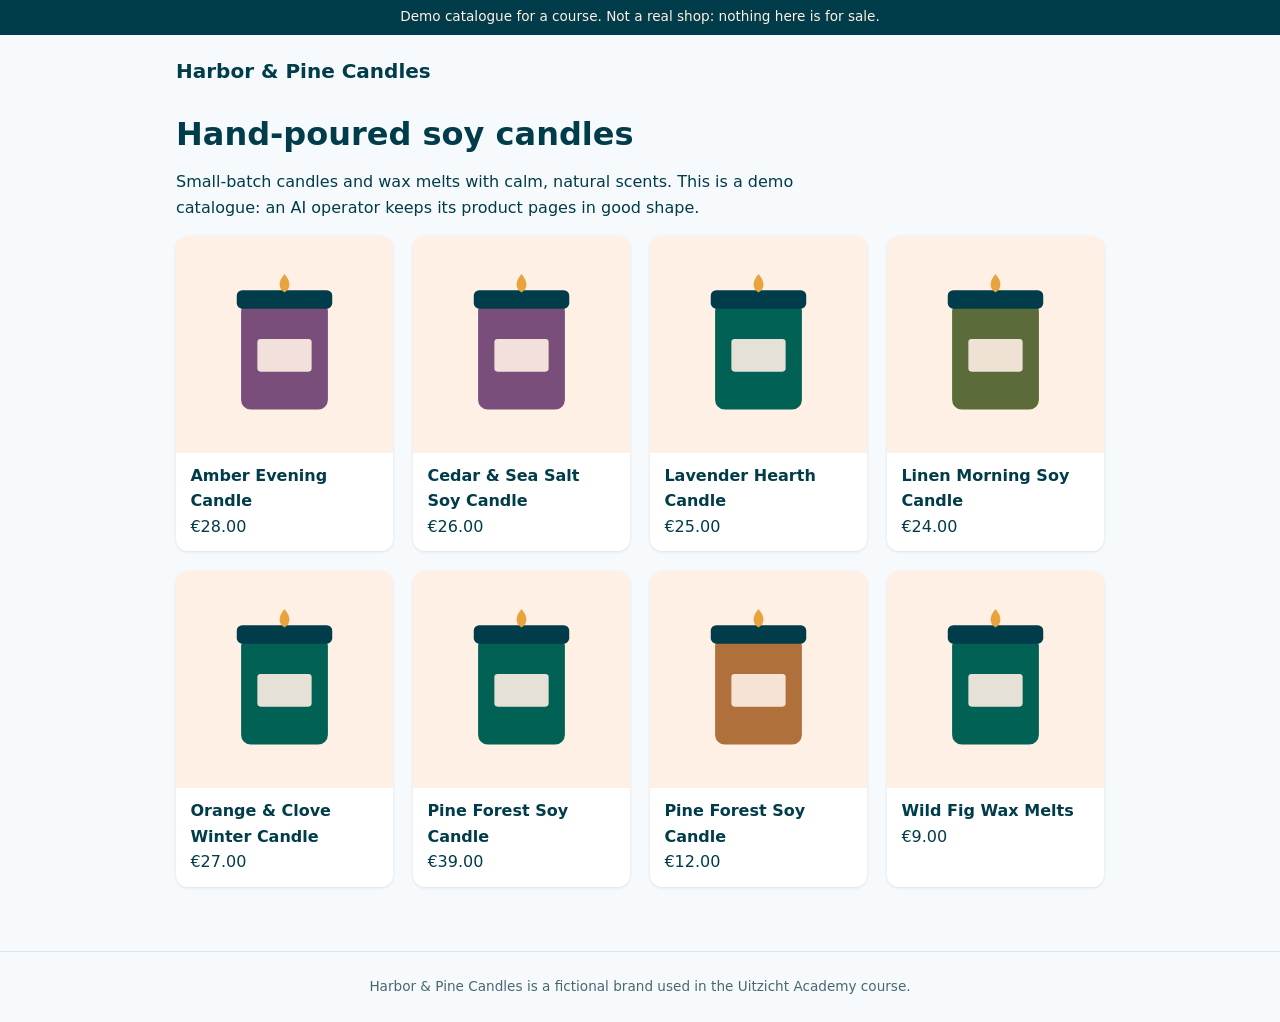
<file: docs/index.html>
<!doctype html>
<html lang="en">
<head>
  <meta charset="utf-8">
  <meta name="viewport" content="width=device-width, initial-scale=1">
  <title>Harbor &amp; Pine Candles — Hand-poured soy candles</title>
  <meta name="description" content="Hand-poured soy candles and wax melts with calm, natural scents. A fictional demo catalogue used to teach AI operators.">
  <link rel="canonical" href="https://uitzichtmedia.github.io/atlas-harbor-pine/">
  <meta property="og:site_name" content="Harbor &amp; Pine Candles">
  <meta property="og:title" content="Harbor &amp; Pine Candles — Hand-poured soy candles">
  <meta property="og:description" content="Hand-poured soy candles and wax melts with calm, natural scents. A fictional demo catalogue used to teach AI operators.">
  <meta property="og:type" content="website">
  <meta property="og:url" content="https://uitzichtmedia.github.io/atlas-harbor-pine/">
  <link rel="stylesheet" href="style.css">
</head>
<body>
  <div class="demo">Demo catalogue for a course. Not a real shop: nothing here is for sale.</div>
  <header class="top"><a class="brand" href="./">Harbor &amp; Pine Candles</a></header>
  <main>
    <h1>Hand-poured soy candles</h1>
    <p class="lead">Small-batch candles and wax melts with calm, natural scents. This is a demo catalogue: an AI operator keeps its product pages in good shape.</p>
    <ul class="grid">
      <li class="card"><a href="products/amber-evening/">
        <img src="images/amber-evening.svg" width="400" height="400" alt="Lit candle in a smoky glass jar next to a stack of books">
        <span class="name">Amber Evening Candle</span><span>€28.00</span></a></li>
      <li class="card"><a href="products/cedar-and-sea-salt/">
        <img src="images/cedar-and-sea-salt.svg" width="400" height="400" alt="Amber glass jar candle labelled Cedar &amp; Sea Salt on a wooden shelf">
        <span class="name">Cedar &amp; Sea Salt Soy Candle</span><span>€26.00</span></a></li>
      <li class="card"><a href="products/lavender-hearth/">
        <img src="images/lavender-hearth.svg" width="400" height="400" alt="Lilac-coloured candle on a bedside table beside a sprig of lavender">
        <span class="name">Lavender Hearth Candle</span><span>€25.00</span></a></li>
      <li class="card"><a href="products/linen-morning/">
        <img src="images/linen-morning.svg" width="400" height="400">
        <span class="name">Linen Morning Soy Candle</span><span>€24.00</span></a></li>
      <li class="card"><a href="products/orange-and-clove/">
        <img src="images/orange-and-clove.svg" width="400" height="400" alt="Candle in a frosted jar next to dried orange slices and cloves">
        <span class="name">Orange &amp; Clove Winter Candle</span><span>€27.00</span></a></li>
      <li class="card"><a href="products/pine-forest-large/">
        <img src="images/pine-forest-large.svg" width="400" height="400" alt="Large three-wick candle in a green glass bowl surrounded by pine cones">
        <span class="name">Pine Forest Soy Candle</span><span>€39.00</span></a></li>
      <li class="card"><a href="products/pine-forest-travel-tin/">
        <img src="images/pine-forest-travel-tin.svg" width="400" height="400" alt="Small silver travel tin candle with a pine sprig on the lid">
        <span class="name">Pine Forest Soy Candle</span><span>€12.00</span></a></li>
      <li class="card"><a href="products/wild-fig-wax-melts/">
        <img src="images/wild-fig-wax-melts.svg" width="400" height="400" alt="Six heart-shaped wax melts in a kraft paper box">
        <span class="name">Wild Fig Wax Melts</span><span>€9.00</span></a></li>
    </ul>
  </main>
  <footer>Harbor &amp; Pine Candles is a fictional brand used in the Uitzicht Academy course.</footer>
</body>
</html>
</file>
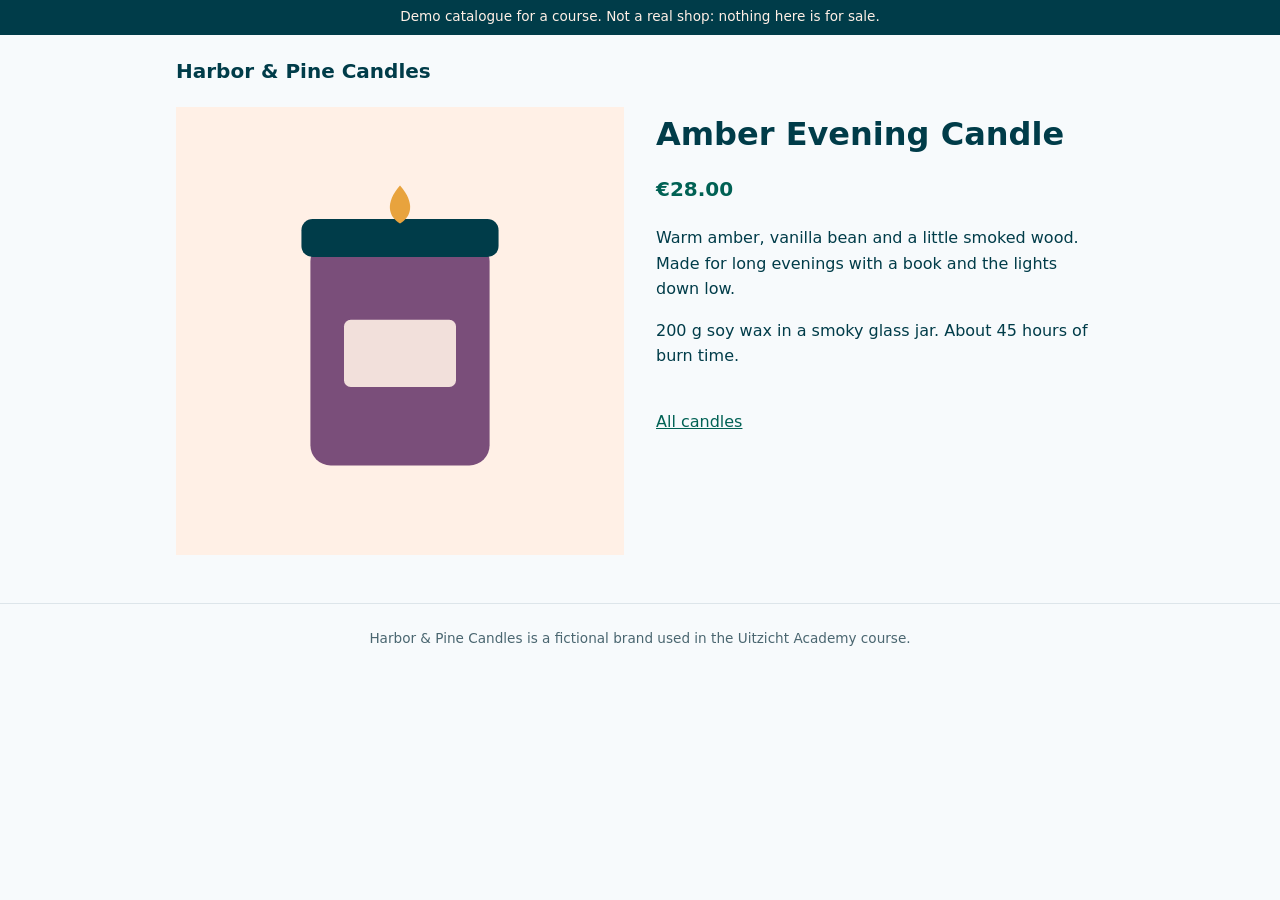
<file: docs/products/amber-evening/index.html>
<!doctype html>
<html lang="en">
<head>
  <meta charset="utf-8">
  <meta name="viewport" content="width=device-width, initial-scale=1">
  <title>Amber Evening Candle</title>
  <meta name="description" content="Amber Evening: warm amber, vanilla bean and smoked wood in a 200 g soy wax candle, about 45 hours of burn time. A cosy gift for long evenings.">
  <link rel="canonical" href="https://uitzichtmedia.github.io/atlas-harbor-pine/products/amber-evening/">
  <meta property="og:site_name" content="Harbor &amp; Pine Candles">
  <meta property="og:title" content="Amber Evening Candle">
  <meta property="og:description" content="Amber Evening: warm amber, vanilla bean and smoked wood in a 200 g soy wax candle, about 45 hours of burn time. A cosy gift for long evenings.">
  <meta property="og:type" content="product">
  <meta property="og:url" content="https://uitzichtmedia.github.io/atlas-harbor-pine/products/amber-evening/">
  <meta property="og:image" content="https://uitzichtmedia.github.io/atlas-harbor-pine/images/amber-evening.svg">
  <meta name="atlas-source" content="site/content/products/amber-evening.md">
  <link rel="stylesheet" href="../../style.css">
</head>
<body>
  <div class="demo">Demo catalogue for a course. Not a real shop: nothing here is for sale.</div>
  <header class="top"><a class="brand" href="../../">Harbor &amp; Pine Candles</a></header>
  <main>
    <article class="product">
      <img src="../../images/amber-evening.svg" width="400" height="400" alt="Lit candle in a smoky glass jar next to a stack of books">
      <div>
        <h1>Amber Evening Candle</h1>
        <p class="price">€28.00</p>
      <p>Warm amber, vanilla bean and a little smoked wood. Made for long evenings with a book and the lights down low.</p>
      <p>200 g soy wax in a smoky glass jar. About 45 hours of burn time.</p>
        <a class="back" href="../../">All candles</a>
      </div>
    </article>
  </main>
  <footer>Harbor &amp; Pine Candles is a fictional brand used in the Uitzicht Academy course.</footer>
</body>
</html>
</file>
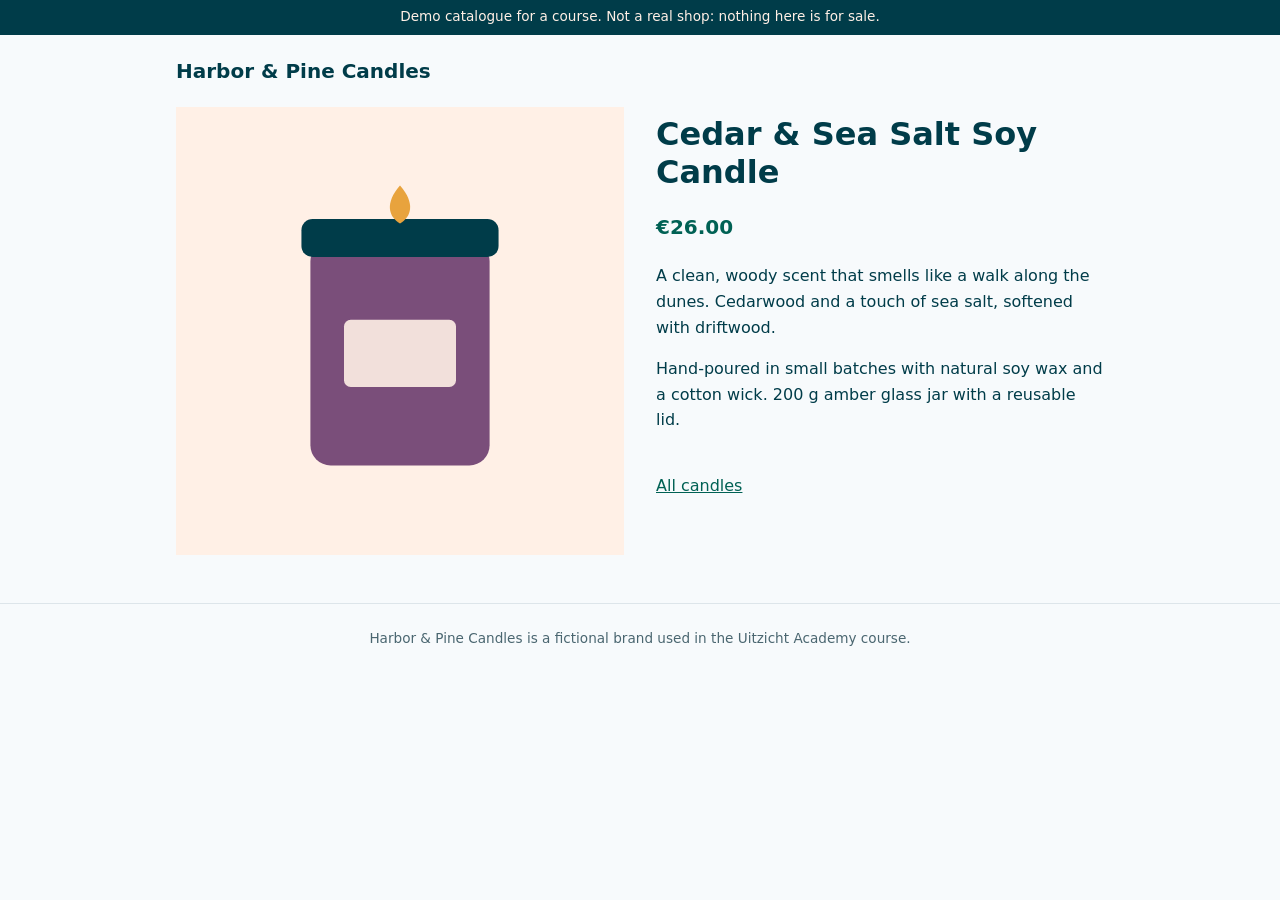
<file: docs/products/cedar-and-sea-salt/index.html>
<!doctype html>
<html lang="en">
<head>
  <meta charset="utf-8">
  <meta name="viewport" content="width=device-width, initial-scale=1">
  <title>Cedar &amp; Sea Salt Soy Candle</title>
  <meta name="description" content="Cedar &amp; Sea Salt: cedarwood, sea salt and driftwood in a hand-poured soy wax candle, 200 g amber glass jar with a reusable lid. A walk along the dunes.">
  <link rel="canonical" href="https://uitzichtmedia.github.io/atlas-harbor-pine/products/cedar-and-sea-salt/">
  <meta property="og:site_name" content="Harbor &amp; Pine Candles">
  <meta property="og:title" content="Cedar &amp; Sea Salt Soy Candle">
  <meta property="og:description" content="Cedar &amp; Sea Salt: cedarwood, sea salt and driftwood in a hand-poured soy wax candle, 200 g amber glass jar with a reusable lid. A walk along the dunes.">
  <meta property="og:type" content="product">
  <meta property="og:url" content="https://uitzichtmedia.github.io/atlas-harbor-pine/products/cedar-and-sea-salt/">
  <meta property="og:image" content="https://uitzichtmedia.github.io/atlas-harbor-pine/images/cedar-and-sea-salt.svg">
  <meta name="atlas-source" content="site/content/products/cedar-and-sea-salt.md">
  <link rel="stylesheet" href="../../style.css">
</head>
<body>
  <div class="demo">Demo catalogue for a course. Not a real shop: nothing here is for sale.</div>
  <header class="top"><a class="brand" href="../../">Harbor &amp; Pine Candles</a></header>
  <main>
    <article class="product">
      <img src="../../images/cedar-and-sea-salt.svg" width="400" height="400" alt="Amber glass jar candle labelled Cedar &amp; Sea Salt on a wooden shelf">
      <div>
        <h1>Cedar &amp; Sea Salt Soy Candle</h1>
        <p class="price">€26.00</p>
      <p>A clean, woody scent that smells like a walk along the dunes. Cedarwood and a touch of sea salt, softened with driftwood.</p>
      <p>Hand-poured in small batches with natural soy wax and a cotton wick. 200 g amber glass jar with a reusable lid.</p>
        <a class="back" href="../../">All candles</a>
      </div>
    </article>
  </main>
  <footer>Harbor &amp; Pine Candles is a fictional brand used in the Uitzicht Academy course.</footer>
</body>
</html>
</file>
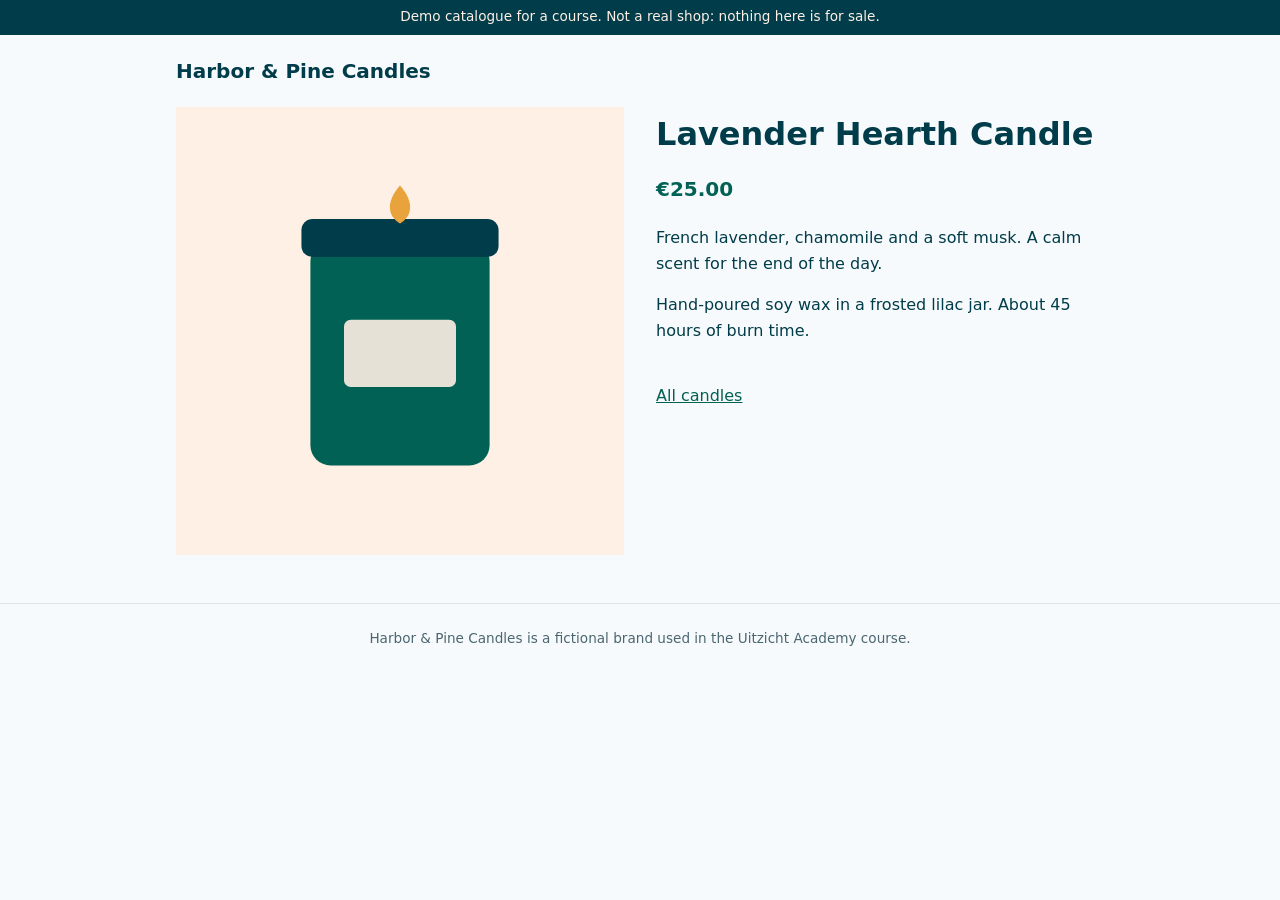
<file: docs/products/lavender-hearth/index.html>
<!doctype html>
<html lang="en">
<head>
  <meta charset="utf-8">
  <meta name="viewport" content="width=device-width, initial-scale=1">
  <title>Lavender Hearth Candle</title>
  <meta name="description" content="Lavender Hearth: French lavender, chamomile and a soft musk in hand-poured soy wax, in a frosted lilac jar. About 45 hours of burn time.">
  <link rel="canonical" href="https://uitzichtmedia.github.io/atlas-harbor-pine/products/lavender-hearth/">
  <meta property="og:site_name" content="Harbor &amp; Pine Candles">
  <meta property="og:title" content="Lavender Hearth Candle">
  <meta property="og:description" content="Lavender Hearth: French lavender, chamomile and a soft musk in hand-poured soy wax, in a frosted lilac jar. About 45 hours of burn time.">
  <meta property="og:type" content="product">
  <meta property="og:url" content="https://uitzichtmedia.github.io/atlas-harbor-pine/products/lavender-hearth/">
  <meta property="og:image" content="https://uitzichtmedia.github.io/atlas-harbor-pine/images/lavender-hearth.svg">
  <meta name="atlas-source" content="site/content/products/lavender-hearth.md">
  <link rel="stylesheet" href="../../style.css">
</head>
<body>
  <div class="demo">Demo catalogue for a course. Not a real shop: nothing here is for sale.</div>
  <header class="top"><a class="brand" href="../../">Harbor &amp; Pine Candles</a></header>
  <main>
    <article class="product">
      <img src="../../images/lavender-hearth.svg" width="400" height="400" alt="Lilac-coloured candle on a bedside table beside a sprig of lavender">
      <div>
        <h1>Lavender Hearth Candle</h1>
        <p class="price">€25.00</p>
      <p>French lavender, chamomile and a soft musk. A calm scent for the end of the day.</p>
      <p>Hand-poured soy wax in a frosted lilac jar. About 45 hours of burn time.</p>
        <a class="back" href="../../">All candles</a>
      </div>
    </article>
  </main>
  <footer>Harbor &amp; Pine Candles is a fictional brand used in the Uitzicht Academy course.</footer>
</body>
</html>
</file>
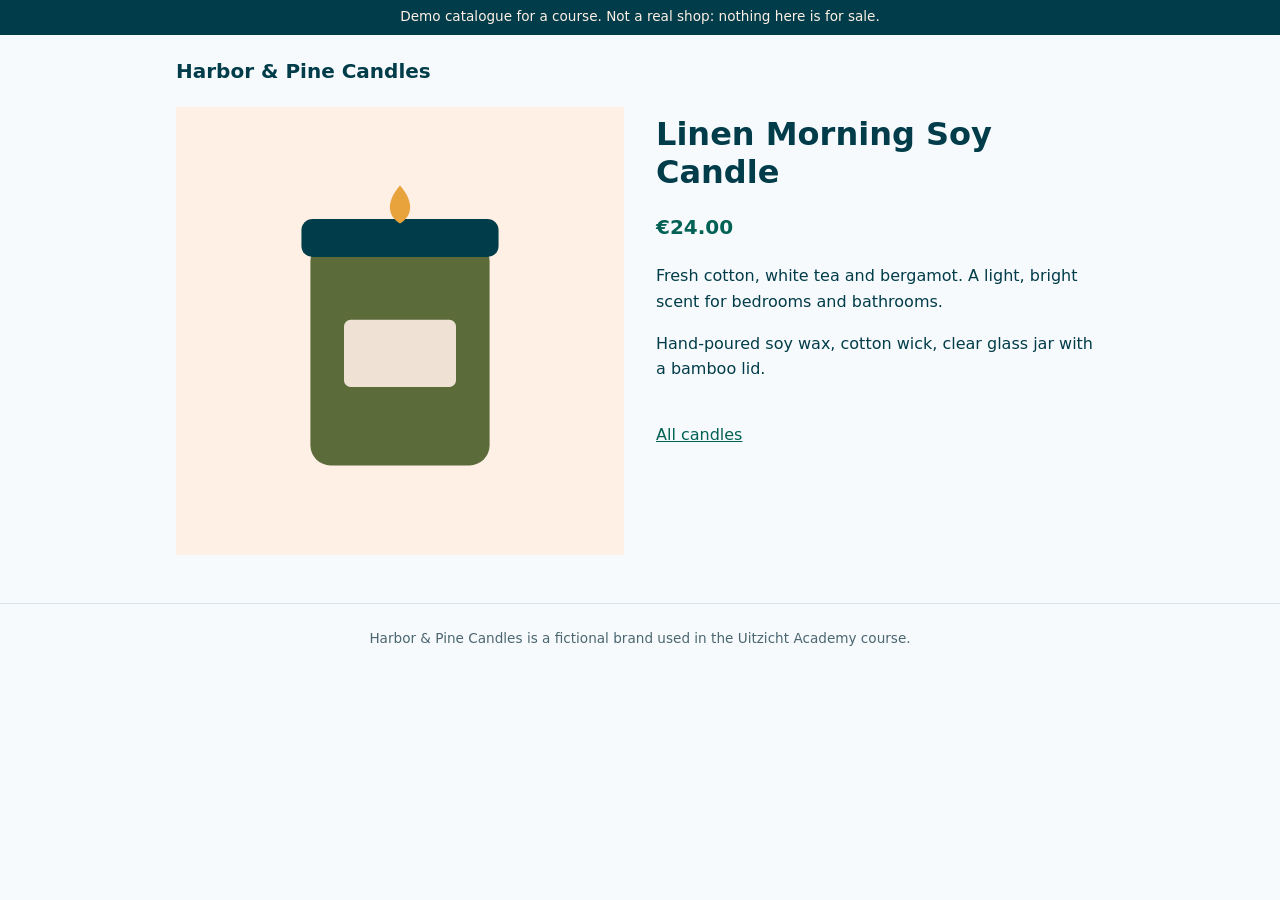
<file: docs/products/linen-morning/index.html>
<!doctype html>
<html lang="en">
<head>
  <meta charset="utf-8">
  <meta name="viewport" content="width=device-width, initial-scale=1">
  <title>Linen Morning Soy Candle</title>
  <meta name="description" content="Linen Morning: fresh cotton, white tea and bergamot in hand-poured soy wax, cotton wick, clear glass jar with a bamboo lid. For bedrooms and bathrooms.">
  <link rel="canonical" href="https://uitzichtmedia.github.io/atlas-harbor-pine/products/linen-morning/">
  <meta property="og:site_name" content="Harbor &amp; Pine Candles">
  <meta property="og:title" content="Linen Morning Soy Candle">
  <meta property="og:description" content="Linen Morning: fresh cotton, white tea and bergamot in hand-poured soy wax, cotton wick, clear glass jar with a bamboo lid. For bedrooms and bathrooms.">
  <meta property="og:type" content="product">
  <meta property="og:url" content="https://uitzichtmedia.github.io/atlas-harbor-pine/products/linen-morning/">
  <meta property="og:image" content="https://uitzichtmedia.github.io/atlas-harbor-pine/images/linen-morning.svg">
  <meta name="atlas-source" content="site/content/products/linen-morning.md">
  <link rel="stylesheet" href="../../style.css">
</head>
<body>
  <div class="demo">Demo catalogue for a course. Not a real shop: nothing here is for sale.</div>
  <header class="top"><a class="brand" href="../../">Harbor &amp; Pine Candles</a></header>
  <main>
    <article class="product">
      <img src="../../images/linen-morning.svg" width="400" height="400">
      <div>
        <h1>Linen Morning Soy Candle</h1>
        <p class="price">€24.00</p>
      <p>Fresh cotton, white tea and bergamot. A light, bright scent for bedrooms and bathrooms.</p>
      <p>Hand-poured soy wax, cotton wick, clear glass jar with a bamboo lid.</p>
        <a class="back" href="../../">All candles</a>
      </div>
    </article>
  </main>
  <footer>Harbor &amp; Pine Candles is a fictional brand used in the Uitzicht Academy course.</footer>
</body>
</html>
</file>
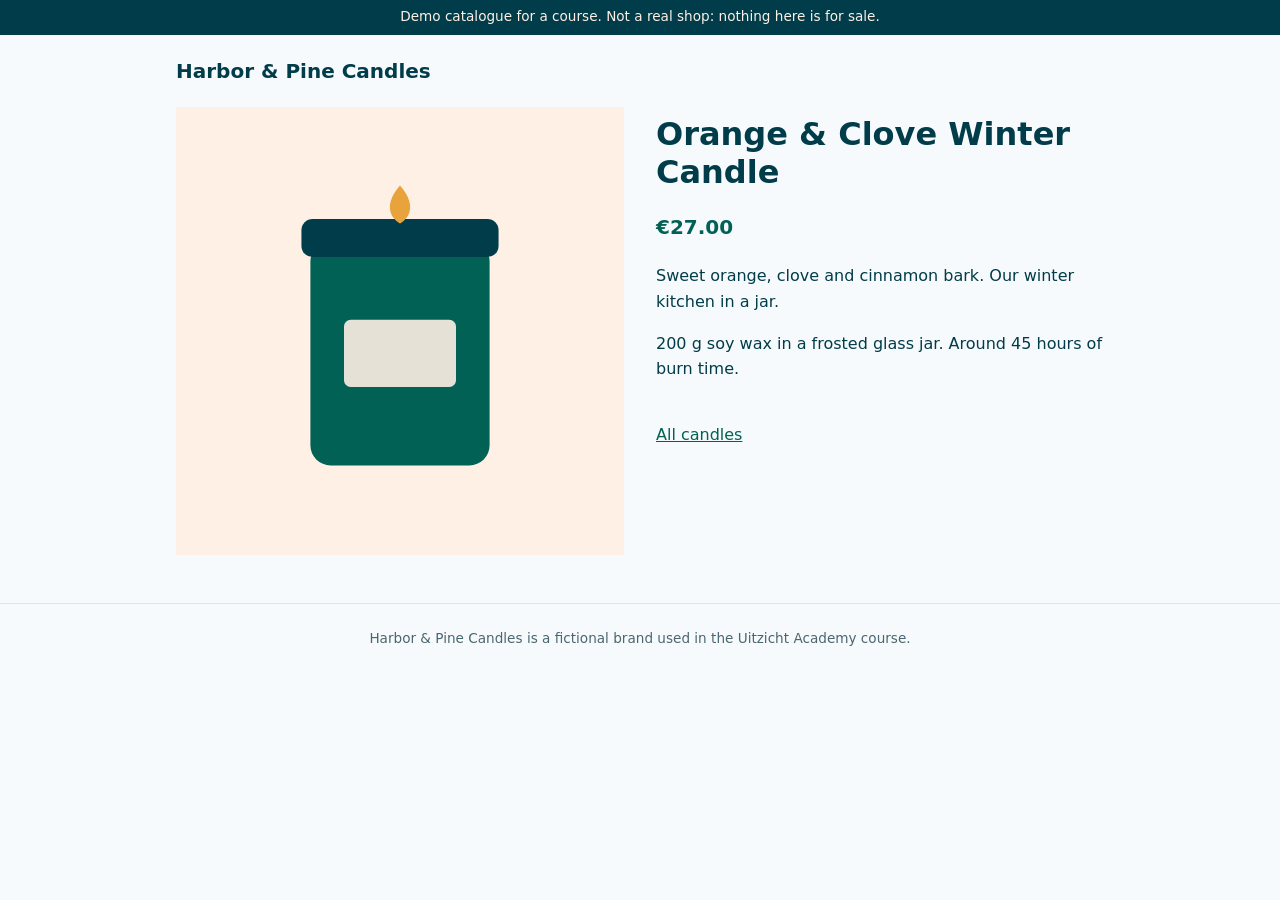
<file: docs/products/orange-and-clove/index.html>
<!doctype html>
<html lang="en">
<head>
  <meta charset="utf-8">
  <meta name="viewport" content="width=device-width, initial-scale=1">
  <title>Orange &amp; Clove Winter Candle</title>
  <link rel="canonical" href="https://uitzichtmedia.github.io/atlas-harbor-pine/products/orange-and-clove/">
  <meta property="og:site_name" content="Harbor &amp; Pine Candles">
  <meta property="og:title" content="Orange &amp; Clove Winter Candle">
  <meta property="og:type" content="product">
  <meta property="og:url" content="https://uitzichtmedia.github.io/atlas-harbor-pine/products/orange-and-clove/">
  <meta property="og:image" content="https://uitzichtmedia.github.io/atlas-harbor-pine/images/orange-and-clove.svg">
  <meta name="atlas-source" content="site/content/products/orange-and-clove.md">
  <link rel="stylesheet" href="../../style.css">
</head>
<body>
  <div class="demo">Demo catalogue for a course. Not a real shop: nothing here is for sale.</div>
  <header class="top"><a class="brand" href="../../">Harbor &amp; Pine Candles</a></header>
  <main>
    <article class="product">
      <img src="../../images/orange-and-clove.svg" width="400" height="400" alt="Candle in a frosted jar next to dried orange slices and cloves">
      <div>
        <h1>Orange &amp; Clove Winter Candle</h1>
        <p class="price">€27.00</p>
      <p>Sweet orange, clove and cinnamon bark. Our winter kitchen in a jar.</p>
      <p>200 g soy wax in a frosted glass jar. Around 45 hours of burn time.</p>
        <a class="back" href="../../">All candles</a>
      </div>
    </article>
  </main>
  <footer>Harbor &amp; Pine Candles is a fictional brand used in the Uitzicht Academy course.</footer>
</body>
</html>
</file>
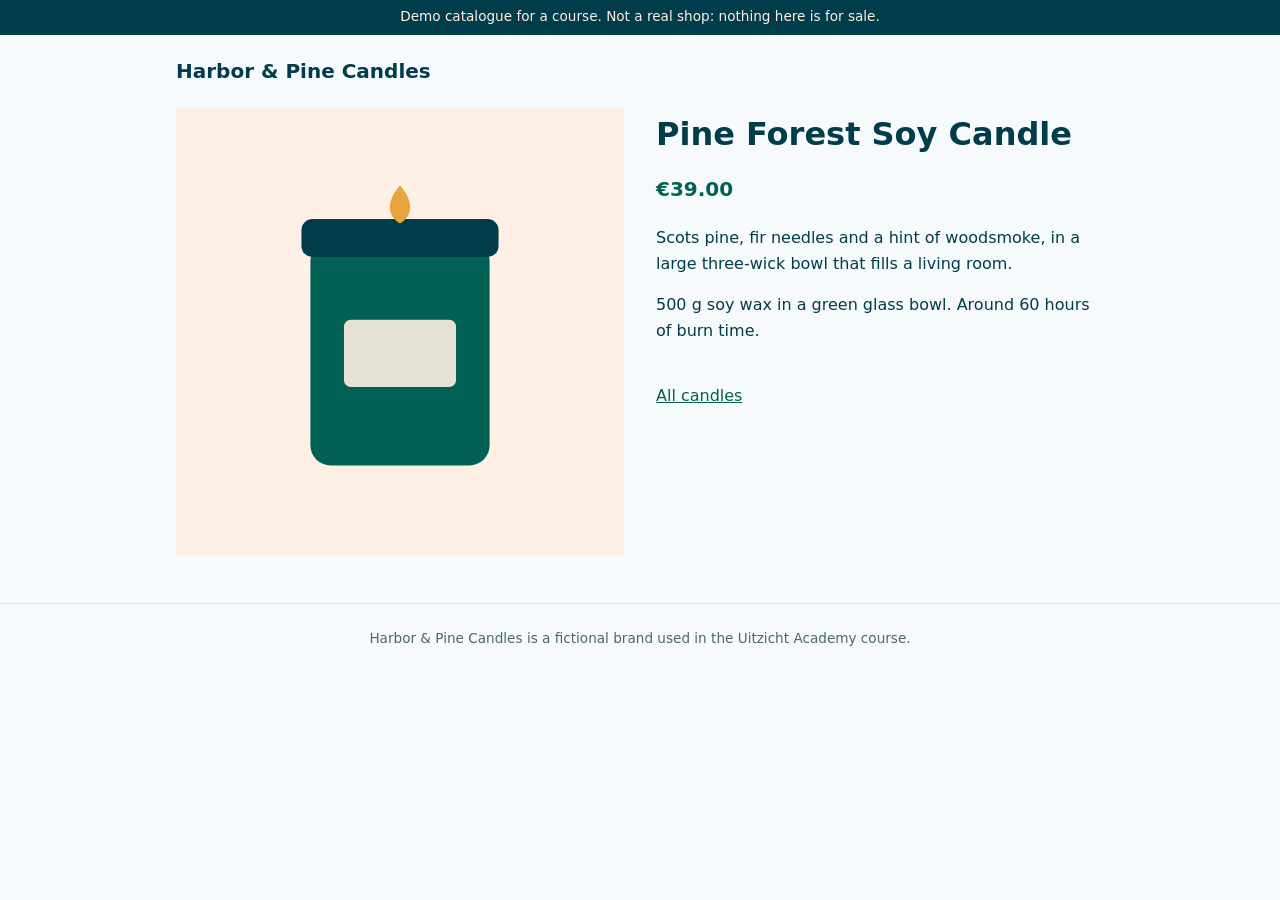
<file: docs/products/pine-forest-large/index.html>
<!doctype html>
<html lang="en">
<head>
  <meta charset="utf-8">
  <meta name="viewport" content="width=device-width, initial-scale=1">
  <title>Pine Forest Soy Candle</title>
  <meta name="description" content="A large three-wick soy candle to give or keep: Scots pine, fir needles and a hint of woodsmoke in a green glass bowl. 500 g soy wax, around 60 hours of burn time.">
  <link rel="canonical" href="https://uitzichtmedia.github.io/atlas-harbor-pine/products/pine-forest-large/">
  <meta property="og:site_name" content="Harbor &amp; Pine Candles">
  <meta property="og:title" content="Pine Forest Soy Candle">
  <meta property="og:description" content="A large three-wick soy candle to give or keep: Scots pine, fir needles and a hint of woodsmoke in a green glass bowl. 500 g soy wax, around 60 hours of burn time.">
  <meta property="og:type" content="product">
  <meta property="og:url" content="https://uitzichtmedia.github.io/atlas-harbor-pine/products/pine-forest-large/">
  <meta property="og:image" content="https://uitzichtmedia.github.io/atlas-harbor-pine/images/pine-forest-large.svg">
  <meta name="atlas-source" content="site/content/products/pine-forest-large.md">
  <link rel="stylesheet" href="../../style.css">
</head>
<body>
  <div class="demo">Demo catalogue for a course. Not a real shop: nothing here is for sale.</div>
  <header class="top"><a class="brand" href="../../">Harbor &amp; Pine Candles</a></header>
  <main>
    <article class="product">
      <img src="../../images/pine-forest-large.svg" width="400" height="400" alt="Large three-wick candle in a green glass bowl surrounded by pine cones">
      <div>
        <h1>Pine Forest Soy Candle</h1>
        <p class="price">€39.00</p>
      <p>Scots pine, fir needles and a hint of woodsmoke, in a large three-wick bowl that fills a living room.</p>
      <p>500 g soy wax in a green glass bowl. Around 60 hours of burn time.</p>
        <a class="back" href="../../">All candles</a>
      </div>
    </article>
  </main>
  <footer>Harbor &amp; Pine Candles is a fictional brand used in the Uitzicht Academy course.</footer>
</body>
</html>
</file>
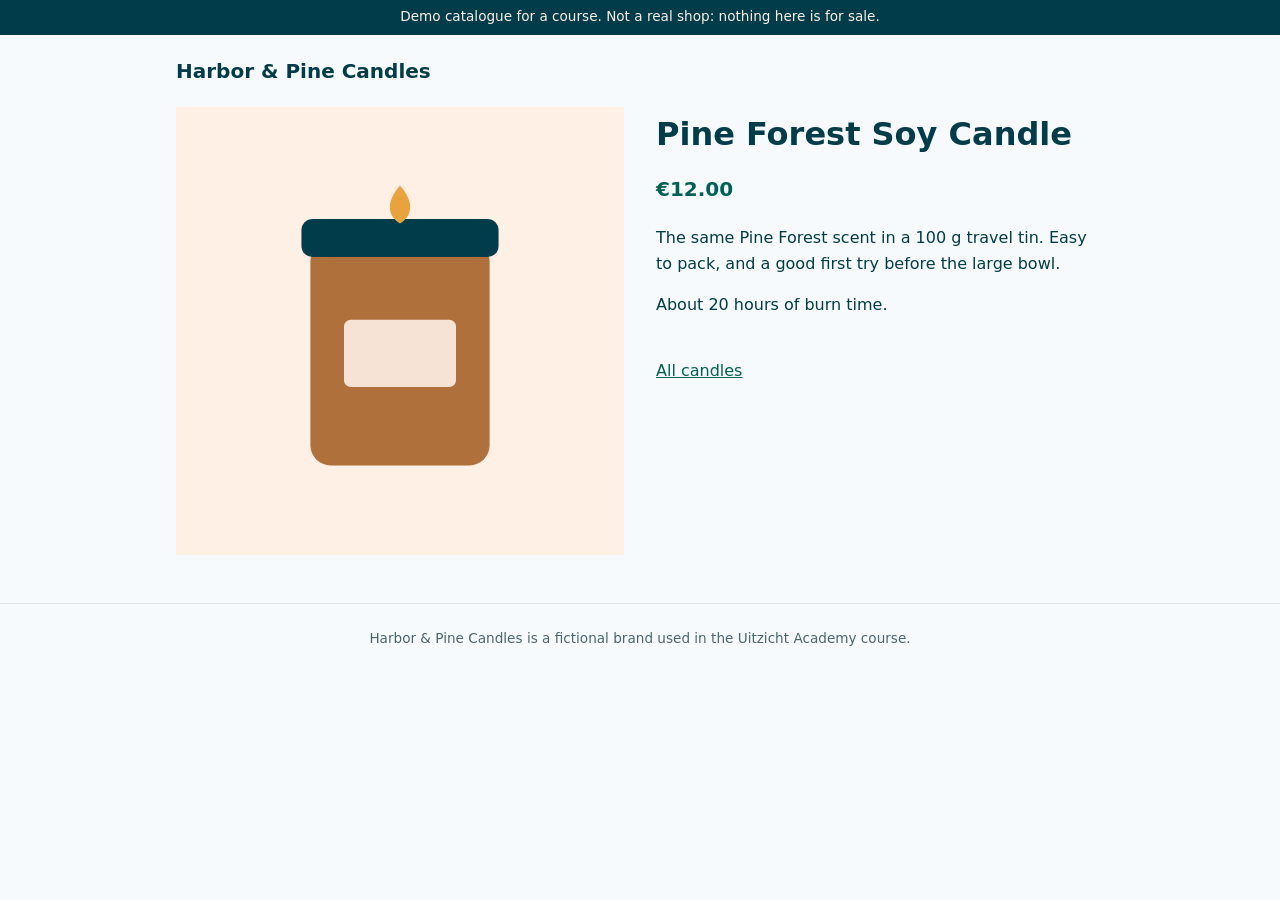
<file: docs/products/pine-forest-travel-tin/index.html>
<!doctype html>
<html lang="en">
<head>
  <meta charset="utf-8">
  <meta name="viewport" content="width=device-width, initial-scale=1">
  <title>Pine Forest Soy Candle</title>
  <meta name="description" content="Pine Forest travel tin: the same Pine Forest scent in a 100 g tin with about 20 hours of burn time. Easy to pack, and a good first try before the large bowl.">
  <link rel="canonical" href="https://uitzichtmedia.github.io/atlas-harbor-pine/products/pine-forest-travel-tin/">
  <meta property="og:site_name" content="Harbor &amp; Pine Candles">
  <meta property="og:title" content="Pine Forest Soy Candle">
  <meta property="og:description" content="Pine Forest travel tin: the same Pine Forest scent in a 100 g tin with about 20 hours of burn time. Easy to pack, and a good first try before the large bowl.">
  <meta property="og:type" content="product">
  <meta property="og:url" content="https://uitzichtmedia.github.io/atlas-harbor-pine/products/pine-forest-travel-tin/">
  <meta property="og:image" content="https://uitzichtmedia.github.io/atlas-harbor-pine/images/pine-forest-travel-tin.svg">
  <meta name="atlas-source" content="site/content/products/pine-forest-travel-tin.md">
  <link rel="stylesheet" href="../../style.css">
</head>
<body>
  <div class="demo">Demo catalogue for a course. Not a real shop: nothing here is for sale.</div>
  <header class="top"><a class="brand" href="../../">Harbor &amp; Pine Candles</a></header>
  <main>
    <article class="product">
      <img src="../../images/pine-forest-travel-tin.svg" width="400" height="400" alt="Small silver travel tin candle with a pine sprig on the lid">
      <div>
        <h1>Pine Forest Soy Candle</h1>
        <p class="price">€12.00</p>
      <p>The same Pine Forest scent in a 100 g travel tin. Easy to pack, and a good first try before the large bowl.</p>
      <p>About 20 hours of burn time.</p>
        <a class="back" href="../../">All candles</a>
      </div>
    </article>
  </main>
  <footer>Harbor &amp; Pine Candles is a fictional brand used in the Uitzicht Academy course.</footer>
</body>
</html>
</file>
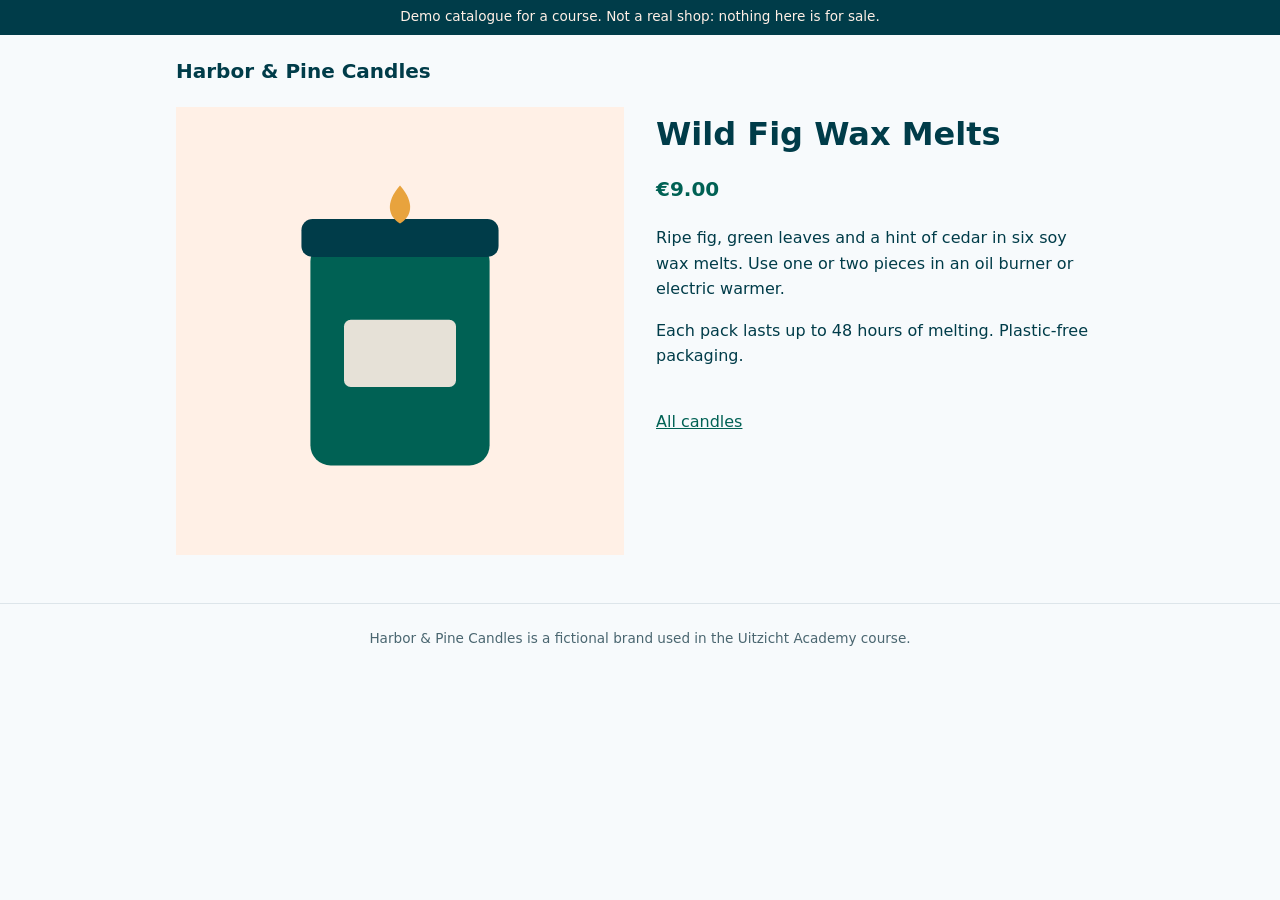
<file: docs/products/wild-fig-wax-melts/index.html>
<!doctype html>
<html lang="en">
<head>
  <meta charset="utf-8">
  <meta name="viewport" content="width=device-width, initial-scale=1">
  <title>Wild Fig Wax Melts</title>
  <link rel="canonical" href="https://uitzichtmedia.github.io/atlas-harbor-pine/products/wild-fig-wax-melts/">
  <meta property="og:site_name" content="Harbor &amp; Pine Candles">
  <meta property="og:title" content="Wild Fig Wax Melts">
  <meta property="og:type" content="product">
  <meta property="og:url" content="https://uitzichtmedia.github.io/atlas-harbor-pine/products/wild-fig-wax-melts/">
  <meta property="og:image" content="https://uitzichtmedia.github.io/atlas-harbor-pine/images/wild-fig-wax-melts.svg">
  <meta name="atlas-source" content="site/content/products/wild-fig-wax-melts.md">
  <link rel="stylesheet" href="../../style.css">
</head>
<body>
  <div class="demo">Demo catalogue for a course. Not a real shop: nothing here is for sale.</div>
  <header class="top"><a class="brand" href="../../">Harbor &amp; Pine Candles</a></header>
  <main>
    <article class="product">
      <img src="../../images/wild-fig-wax-melts.svg" width="400" height="400" alt="Six heart-shaped wax melts in a kraft paper box">
      <div>
        <h1>Wild Fig Wax Melts</h1>
        <p class="price">€9.00</p>
      <p>Ripe fig, green leaves and a hint of cedar in six soy wax melts. Use one or two pieces in an oil burner or electric warmer.</p>
      <p>Each pack lasts up to 48 hours of melting. Plastic-free packaging.</p>
        <a class="back" href="../../">All candles</a>
      </div>
    </article>
  </main>
  <footer>Harbor &amp; Pine Candles is a fictional brand used in the Uitzicht Academy course.</footer>
</body>
</html>
</file>
<file: docs/style.css>
:root{--ink:#003C49;--green:#006154;--cream:#FFF0E6;--paper:#F7FAFC}
*{box-sizing:border-box}
body{margin:0;font-family:Inter,system-ui,-apple-system,"Segoe UI",Roboto,Helvetica,Arial,sans-serif;color:var(--ink);background:var(--paper);line-height:1.6}
a{color:var(--green)}
.demo{background:var(--ink);color:var(--cream);font-size:.85rem;text-align:center;padding:.4rem 1rem}
.top{padding:1.25rem 1rem;max-width:960px;margin:0 auto}
.brand{font-weight:700;font-size:1.25rem;text-decoration:none;color:var(--ink)}
main{max-width:960px;margin:0 auto;padding:0 1rem 3rem}
h1{font-size:2rem;line-height:1.2;margin:.5rem 0 1rem}
.lead{max-width:40rem}
.grid{list-style:none;padding:0;display:grid;gap:1.25rem;grid-template-columns:repeat(auto-fill,minmax(200px,1fr))}
.card{background:#fff;border-radius:12px;overflow:hidden;box-shadow:0 1px 3px rgba(0,60,73,.12)}
.card a{display:block;text-decoration:none;color:inherit;padding-bottom:.75rem}
.card span{display:block;padding:0 .9rem}
.card .name{font-weight:600;margin-top:.6rem}
img{display:block;width:100%;height:auto;background:var(--cream)}
.product{display:grid;gap:2rem;grid-template-columns:1fr}
@media (min-width:720px){.product{grid-template-columns:1fr 1fr}}
.price{font-size:1.25rem;font-weight:600;color:var(--green)}
.back{display:inline-block;margin-top:1.5rem}
footer{border-top:1px solid #dde5ea;padding:1.5rem 1rem;text-align:center;font-size:.85rem;color:#4a6670}
</file>
